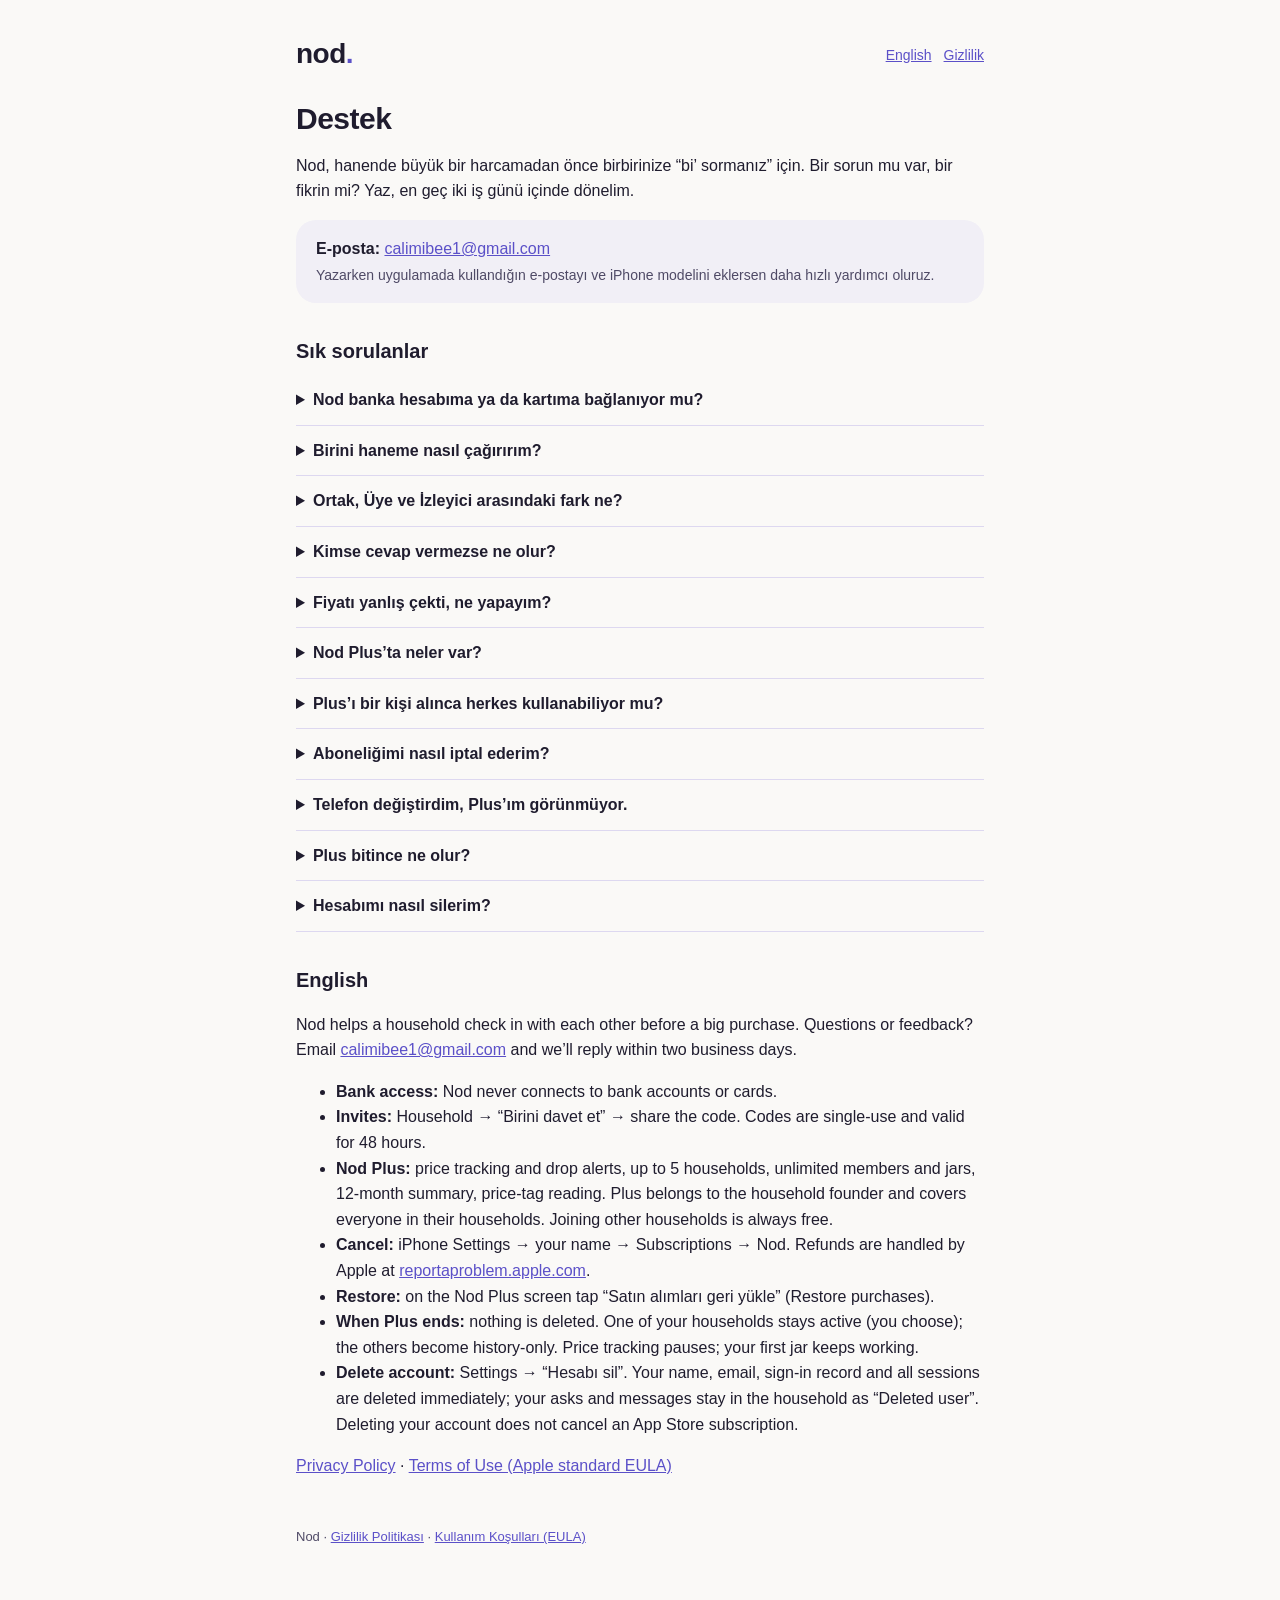
<file: index.html>
<!doctype html>
<html lang="tr">
<head>
<meta charset="utf-8">
<meta name="viewport" content="width=device-width, initial-scale=1">
<title>Nod · Destek</title>
<meta name="description" content="Nod destek ve sık sorulan sorular">
<link rel="stylesheet" href="style.css">
</head>
<body>
<main>
<header>
  <a class="brand" href="./">nod<span>.</span></a>
  <nav><a href="#english" hreflang="en">English</a><a href="gizlilik.html">Gizlilik</a></nav>
</header>

<h1>Destek</h1>
<p>Nod, hanende büyük bir harcamadan önce birbirinize “bi’ sormanız” için. Bir sorun mu var, bir fikrin mi? Yaz, en geç iki iş günü içinde dönelim.</p>
<div class="card">
  <strong>E-posta:</strong> <a href="mailto:calimibee1@gmail.com">calimibee1@gmail.com</a><br>
  <span class="muted">Yazarken uygulamada kullandığın e-postayı ve iPhone modelini eklersen daha hızlı yardımcı oluruz.</span>
</div>

<h2>Sık sorulanlar</h2>

<details><summary>Nod banka hesabıma ya da kartıma bağlanıyor mu?</summary>
<p>Hayır. Nod hiçbir banka hesabına ya da karta bağlanmaz, harcamanı da görmez. Yalnız hanede sorduğunuz ürünleri ve kararları tutar.</p></details>

<details><summary>Birini haneme nasıl çağırırım?</summary>
<p>Hane sekmesinde “Birini davet et”e dokun, rolünü seç (Ortak, Üye ya da İzleyici) ve kodu paylaş. Davet edilen kişi Nod’u indirip
“Davet kodum var” ile kodu girer ya da QR kodu okutur. Kodlar tek kullanımlıktır ve 48 saat geçerlidir.</p></details>

<details><summary>Ortak, Üye ve İzleyici arasındaki fark ne?</summary>
<p>Ortak hem sorar hem karar verir. Üye sorar ama karar vermez. İzleyici yalnız görür.</p></details>

<details><summary>Kimse cevap vermezse ne olur?</summary>
<p>Hane kuralındaki süre dolunca soru kapanır. Kuralınıza göre ya “süre doldu” olarak kalır ya da “olur” sayılır. Süre bitmeden birkaç saat önce hatırlatma gelir.</p></details>

<details><summary>Fiyatı yanlış çekti, ne yapayım?</summary>
<p>Soru ekranında fiyatın yanındaki kaleme dokunup düzelt. Link olmadan da sorabilirsin: fotoğraf çek ya da adı ve fiyatı elle yaz.</p></details>

<details><summary>Nod Plus’ta neler var?</summary>
<p>“Sonra” dediğiniz ürünlerde fiyat takibi ve düşüş bildirimi, 5 haneye kadar hane kurma, hanede sınırsız kişi, sınırsız kumbara,
son 12 ayın özeti, etiketten fiyat okuma ve günde 30 otomatik fiyat çekme (ücretsizde 10). Başka hanelere katılmak her zaman ücretsiz.</p></details>

<details><summary>Plus’ı bir kişi alınca herkes kullanabiliyor mu?</summary>
<p>Evet. Plus, hane kurucusuna bağlıdır: kurucu Plus alınca kurduğu bütün haneler ve oradaki herkes Plus özelliklerini kullanır.</p></details>

<details><summary>Aboneliğimi nasıl iptal ederim?</summary>
<p>iPhone’da Ayarlar → adın → Abonelikler → Nod. Ya da Nod’da Ayarlar → Aboneliği yönet. İptal edersen dönem sonuna kadar Plus açık kalır.
Ödeme ve iade işlemlerini Apple yapar; iade için <a href="https://reportaproblem.apple.com">reportaproblem.apple.com</a>.</p></details>

<details><summary>Telefon değiştirdim, Plus’ım görünmüyor.</summary>
<p>Aynı Apple Kimliği ile giriş yaptığından emin ol, sonra Nod Plus ekranında “Satın alımları geri yükle”ye dokun.</p></details>

<details><summary>Plus bitince ne olur?</summary>
<p>Hiçbir veri silinmez. Kurduğun hanelerden biri açık kalır (varsayılan: son kullandığın; Plus bitince çıkan ekranda başkasını seçebilirsin).
Diğer kurduğun hanelerde geçmiş görünür ama yeni soru sorulamaz. Açık kalan hanede 2’den fazla kişi varsa kimse çıkarılmaz ama yeni davet açılamaz.
Fiyat takipleri durur. İlk kumbaranız çalışır, diğerleri sadece görünür. Katıldığın başka hanelerde hiçbir şey değişmez. Plus’a dönünce her şey kaldığı yerden devam eder.</p></details>

<details><summary>Hesabımı nasıl silerim?</summary>
<p>Nod’da Ayarlar → Hesabı sil. Silme anında olur: adın, e-postan, giriş kaydın ve tüm oturumların (Apple ile giriş bağlantısı dahil),
bildirim anahtarların ve bildirim geçmişin silinir, hanelerden çıkarılırsın. Hanede sorduğun sorular, kararların ve mesajların
diğerlerinin geçmişinde “Silinmiş kullanıcı” olarak kalır; bunların da silinmesini istersen bize yaz. Ayrıntılar <a href="gizlilik.html">Gizlilik Politikası</a>’nda.
Aktif bir aboneliğin varsa, hesabı silmek aboneliği iptal etmez; iptal için yukarıdaki adımları izle.</p></details>

<h2 id="english">English</h2>
<p>Nod helps a household check in with each other before a big purchase. Questions or feedback? Email
<a href="mailto:calimibee1@gmail.com">calimibee1@gmail.com</a> and we’ll reply within two business days.</p>
<ul>
  <li><strong>Bank access:</strong> Nod never connects to bank accounts or cards.</li>
  <li><strong>Invites:</strong> Household → “Birini davet et” → share the code. Codes are single-use and valid for 48 hours.</li>
  <li><strong>Nod Plus:</strong> price tracking and drop alerts, up to 5 households, unlimited members and jars, 12-month summary, price-tag reading. Plus belongs to the household founder and covers everyone in their households. Joining other households is always free.</li>
  <li><strong>Cancel:</strong> iPhone Settings → your name → Subscriptions → Nod. Refunds are handled by Apple at <a href="https://reportaproblem.apple.com">reportaproblem.apple.com</a>.</li>
  <li><strong>Restore:</strong> on the Nod Plus screen tap “Satın alımları geri yükle” (Restore purchases).</li>
  <li><strong>When Plus ends:</strong> nothing is deleted. One of your households stays active (you choose); the others become history-only. Price tracking pauses; your first jar keeps working.</li>
  <li><strong>Delete account:</strong> Settings → “Hesabı sil”. Your name, email, sign-in record and all sessions are deleted immediately; your asks and messages stay in the household as “Deleted user”. Deleting your account does not cancel an App Store subscription.</li>
</ul>
<p><a href="privacy.html">Privacy Policy</a> · <a href="https://www.apple.com/legal/internet-services/itunes/dev/stdeula/">Terms of Use (Apple standard EULA)</a></p>

<footer>Nod · <a href="gizlilik.html">Gizlilik Politikası</a> · <a href="https://www.apple.com/legal/internet-services/itunes/dev/stdeula/">Kullanım Koşulları (EULA)</a></footer>
</main>
</body>
</html>
</file>
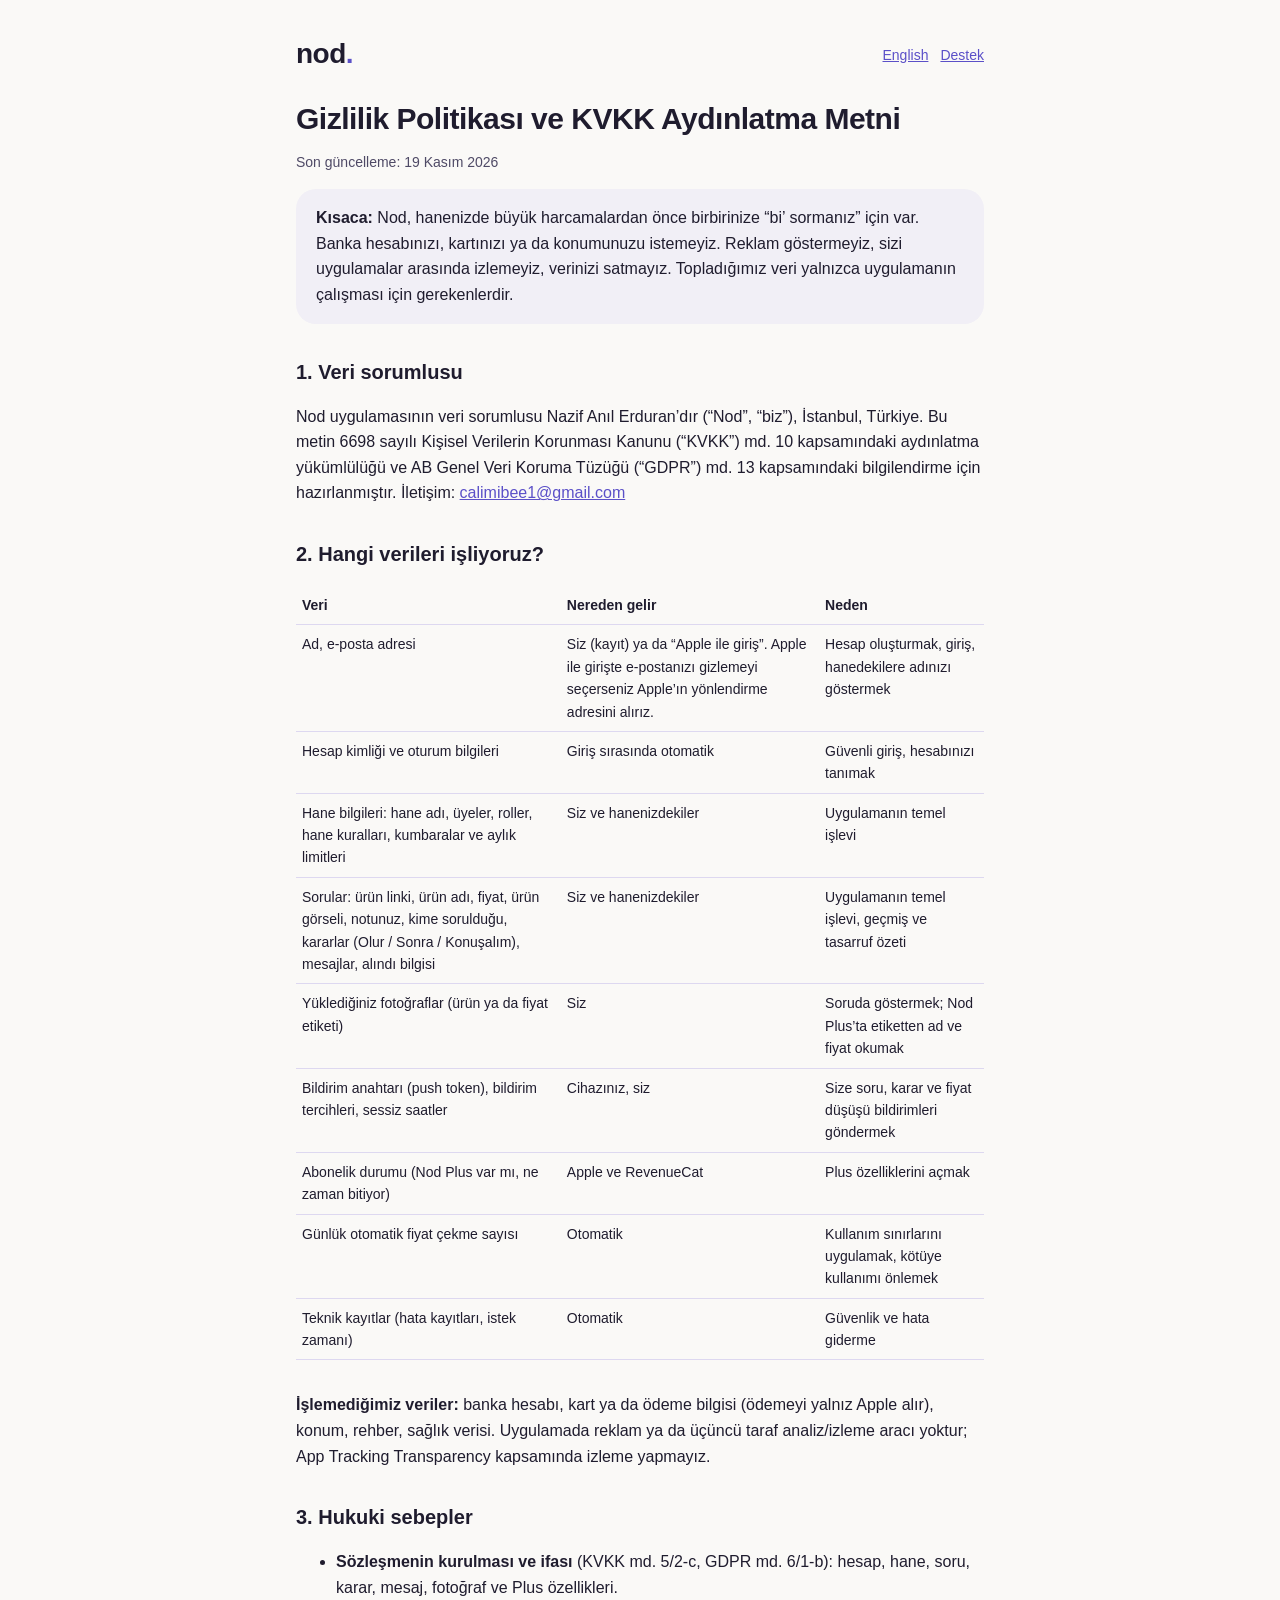
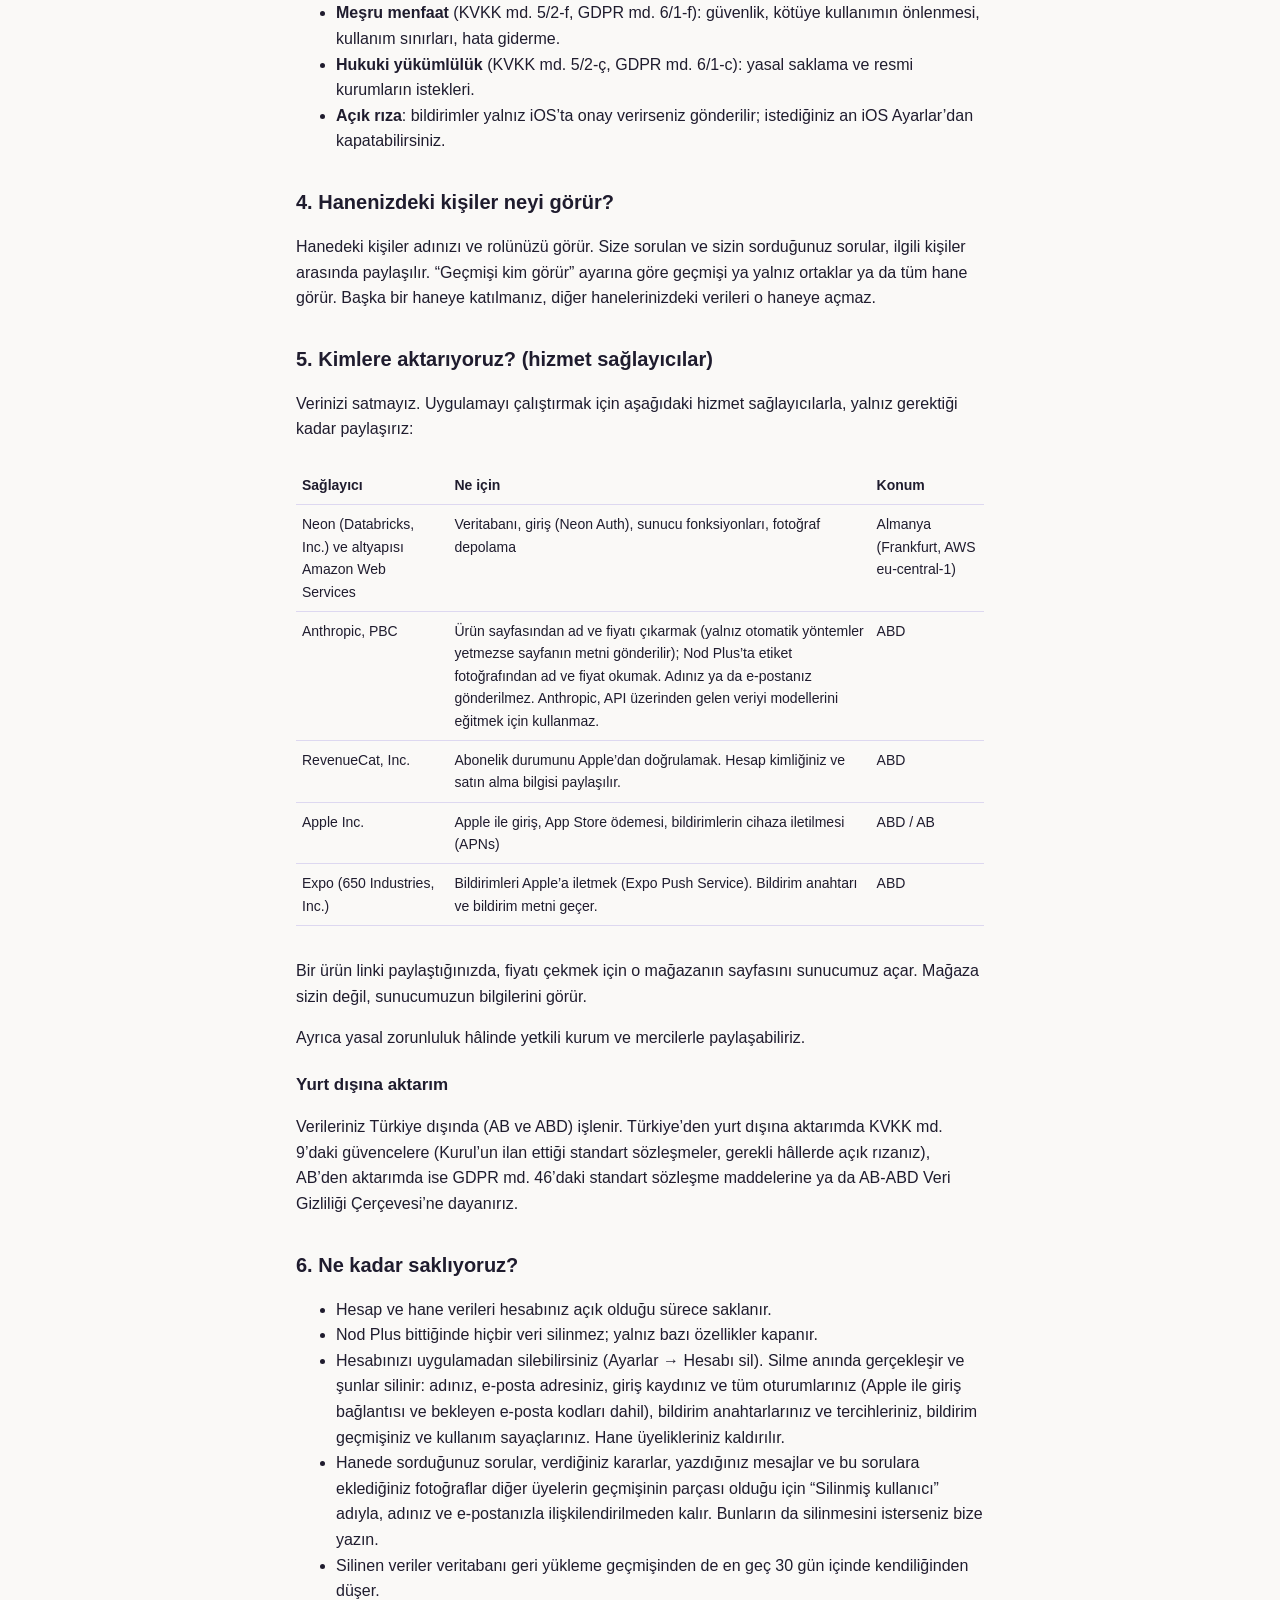
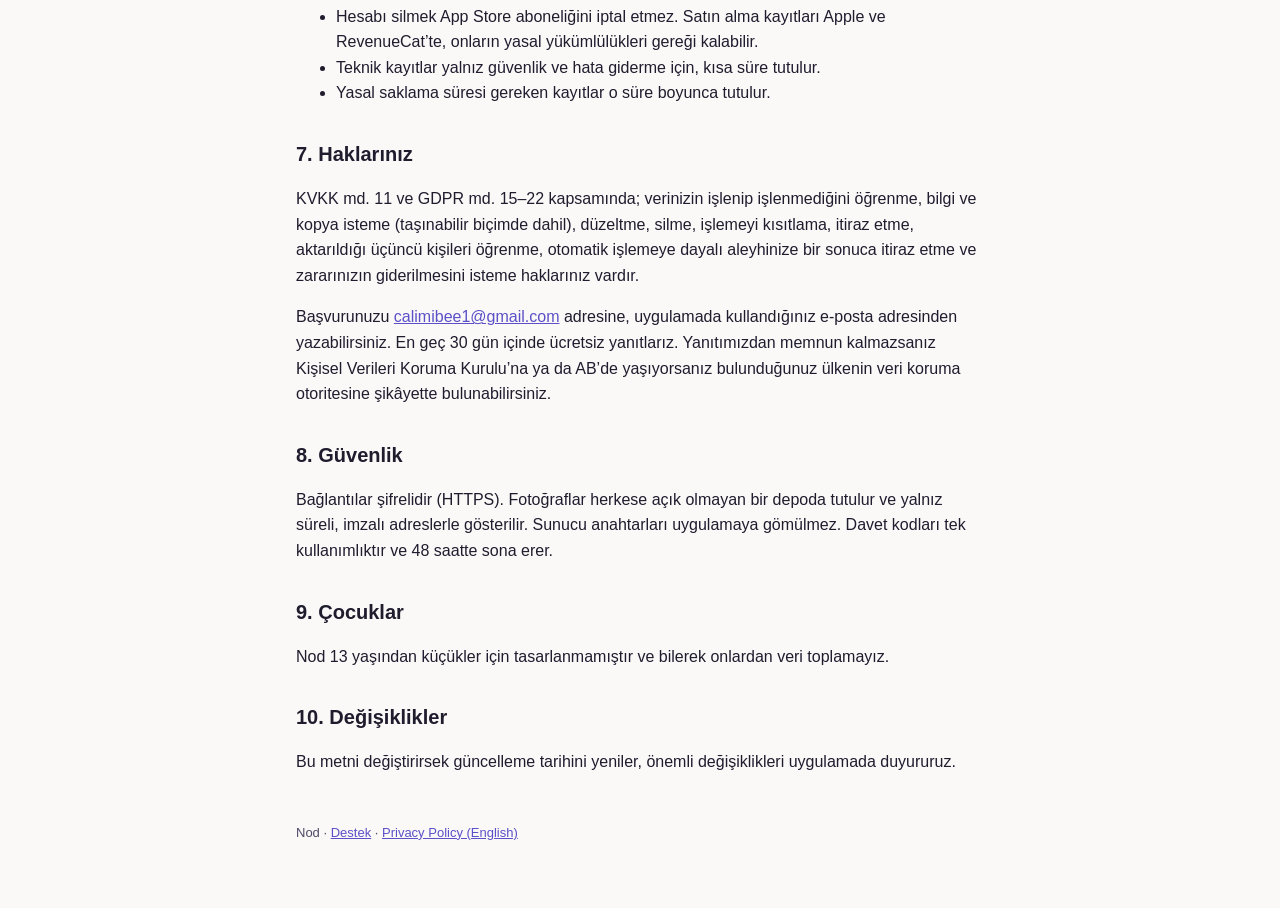
<file: gizlilik.html>
<!doctype html>
<html lang="tr">
<head>
<meta charset="utf-8">
<meta name="viewport" content="width=device-width, initial-scale=1">
<title>Nod · Gizlilik Politikası</title>
<link rel="stylesheet" href="style.css">
</head>
<body>
<main>
<header>
  <a class="brand" href="./">nod<span>.</span></a>
  <nav><a href="privacy.html" hreflang="en">English</a><a href="./">Destek</a></nav>
</header>

<h1>Gizlilik Politikası ve KVKK Aydınlatma Metni</h1>
<p class="muted">Son güncelleme: 19 Kasım 2026</p>

<div class="card">
  <strong>Kısaca:</strong> Nod, hanenizde büyük harcamalardan önce birbirinize “bi’ sormanız” için var. Banka hesabınızı, kartınızı ya da
  konumunuzu istemeyiz. Reklam göstermeyiz, sizi uygulamalar arasında izlemeyiz, verinizi satmayız. Topladığımız veri yalnızca uygulamanın
  çalışması için gerekenlerdir.
</div>

<h2>1. Veri sorumlusu</h2>
<p>
  Nod uygulamasının veri sorumlusu Nazif Anıl Erduran’dır (“Nod”, “biz”), İstanbul, Türkiye.
  Bu metin 6698 sayılı Kişisel Verilerin Korunması Kanunu (“KVKK”) md. 10 kapsamındaki aydınlatma yükümlülüğü ve
  AB Genel Veri Koruma Tüzüğü (“GDPR”) md. 13 kapsamındaki bilgilendirme için hazırlanmıştır.
  İletişim: <a href="mailto:calimibee1@gmail.com">calimibee1@gmail.com</a>
</p>

<h2>2. Hangi verileri işliyoruz?</h2>
<div class="table-wrap">
<table>
  <tr><th>Veri</th><th>Nereden gelir</th><th>Neden</th></tr>
  <tr><td>Ad, e-posta adresi</td><td>Siz (kayıt) ya da “Apple ile giriş”. Apple ile girişte e-postanızı gizlemeyi seçerseniz Apple’ın yönlendirme adresini alırız.</td><td>Hesap oluşturmak, giriş, hanedekilere adınızı göstermek</td></tr>
  <tr><td>Hesap kimliği ve oturum bilgileri</td><td>Giriş sırasında otomatik</td><td>Güvenli giriş, hesabınızı tanımak</td></tr>
  <tr><td>Hane bilgileri: hane adı, üyeler, roller, hane kuralları, kumbaralar ve aylık limitleri</td><td>Siz ve hanenizdekiler</td><td>Uygulamanın temel işlevi</td></tr>
  <tr><td>Sorular: ürün linki, ürün adı, fiyat, ürün görseli, notunuz, kime sorulduğu, kararlar (Olur / Sonra / Konuşalım), mesajlar, alındı bilgisi</td><td>Siz ve hanenizdekiler</td><td>Uygulamanın temel işlevi, geçmiş ve tasarruf özeti</td></tr>
  <tr><td>Yüklediğiniz fotoğraflar (ürün ya da fiyat etiketi)</td><td>Siz</td><td>Soruda göstermek; Nod Plus’ta etiketten ad ve fiyat okumak</td></tr>
  <tr><td>Bildirim anahtarı (push token), bildirim tercihleri, sessiz saatler</td><td>Cihazınız, siz</td><td>Size soru, karar ve fiyat düşüşü bildirimleri göndermek</td></tr>
  <tr><td>Abonelik durumu (Nod Plus var mı, ne zaman bitiyor)</td><td>Apple ve RevenueCat</td><td>Plus özelliklerini açmak</td></tr>
  <tr><td>Günlük otomatik fiyat çekme sayısı</td><td>Otomatik</td><td>Kullanım sınırlarını uygulamak, kötüye kullanımı önlemek</td></tr>
  <tr><td>Teknik kayıtlar (hata kayıtları, istek zamanı)</td><td>Otomatik</td><td>Güvenlik ve hata giderme</td></tr>
</table>
</div>
<p><strong>İşlemediğimiz veriler:</strong> banka hesabı, kart ya da ödeme bilgisi (ödemeyi yalnız Apple alır), konum, rehber, sağlık verisi.
Uygulamada reklam ya da üçüncü taraf analiz/izleme aracı yoktur; App Tracking Transparency kapsamında izleme yapmayız.</p>

<h2>3. Hukuki sebepler</h2>
<ul>
  <li><strong>Sözleşmenin kurulması ve ifası</strong> (KVKK md. 5/2-c, GDPR md. 6/1-b): hesap, hane, soru, karar, mesaj, fotoğraf ve Plus özellikleri.</li>
  <li><strong>Meşru menfaat</strong> (KVKK md. 5/2-f, GDPR md. 6/1-f): güvenlik, kötüye kullanımın önlenmesi, kullanım sınırları, hata giderme.</li>
  <li><strong>Hukuki yükümlülük</strong> (KVKK md. 5/2-ç, GDPR md. 6/1-c): yasal saklama ve resmi kurumların istekleri.</li>
  <li><strong>Açık rıza</strong>: bildirimler yalnız iOS’ta onay verirseniz gönderilir; istediğiniz an iOS Ayarlar’dan kapatabilirsiniz.</li>
</ul>

<h2>4. Hanenizdeki kişiler neyi görür?</h2>
<p>Hanedeki kişiler adınızı ve rolünüzü görür. Size sorulan ve sizin sorduğunuz sorular, ilgili kişiler arasında paylaşılır.
“Geçmişi kim görür” ayarına göre geçmişi ya yalnız ortaklar ya da tüm hane görür. Başka bir haneye katılmanız, diğer hanelerinizdeki verileri o haneye açmaz.</p>

<h2>5. Kimlere aktarıyoruz? (hizmet sağlayıcılar)</h2>
<p>Verinizi satmayız. Uygulamayı çalıştırmak için aşağıdaki hizmet sağlayıcılarla, yalnız gerektiği kadar paylaşırız:</p>
<div class="table-wrap">
<table>
  <tr><th>Sağlayıcı</th><th>Ne için</th><th>Konum</th></tr>
  <tr><td>Neon (Databricks, Inc.) ve altyapısı Amazon Web Services</td><td>Veritabanı, giriş (Neon Auth), sunucu fonksiyonları, fotoğraf depolama</td><td>Almanya (Frankfurt, AWS eu-central-1)</td></tr>
  <tr><td>Anthropic, PBC</td><td>Ürün sayfasından ad ve fiyatı çıkarmak (yalnız otomatik yöntemler yetmezse sayfanın metni gönderilir); Nod Plus’ta etiket fotoğrafından ad ve fiyat okumak. Adınız ya da e-postanız gönderilmez. Anthropic, API üzerinden gelen veriyi modellerini eğitmek için kullanmaz.</td><td>ABD</td></tr>
  <tr><td>RevenueCat, Inc.</td><td>Abonelik durumunu Apple’dan doğrulamak. Hesap kimliğiniz ve satın alma bilgisi paylaşılır.</td><td>ABD</td></tr>
  <tr><td>Apple Inc.</td><td>Apple ile giriş, App Store ödemesi, bildirimlerin cihaza iletilmesi (APNs)</td><td>ABD / AB</td></tr>
  <tr><td>Expo (650 Industries, Inc.)</td><td>Bildirimleri Apple’a iletmek (Expo Push Service). Bildirim anahtarı ve bildirim metni geçer.</td><td>ABD</td></tr>
</table>
</div>
<p>Bir ürün linki paylaştığınızda, fiyatı çekmek için o mağazanın sayfasını sunucumuz açar. Mağaza sizin değil, sunucumuzun bilgilerini görür.</p>
<p>Ayrıca yasal zorunluluk hâlinde yetkili kurum ve mercilerle paylaşabiliriz.</p>

<h3>Yurt dışına aktarım</h3>
<p>Verileriniz Türkiye dışında (AB ve ABD) işlenir. Türkiye’den yurt dışına aktarımda KVKK md. 9’daki güvencelere (Kurul’un ilan ettiği
standart sözleşmeler, gerekli hâllerde açık rızanız), AB’den aktarımda ise GDPR md. 46’daki standart sözleşme maddelerine ya da
AB-ABD Veri Gizliliği Çerçevesi’ne dayanırız.</p>

<h2>6. Ne kadar saklıyoruz?</h2>
<ul>
  <li>Hesap ve hane verileri hesabınız açık olduğu sürece saklanır.</li>
  <li>Nod Plus bittiğinde hiçbir veri silinmez; yalnız bazı özellikler kapanır.</li>
  <li>Hesabınızı uygulamadan silebilirsiniz (Ayarlar → Hesabı sil). Silme anında gerçekleşir ve şunlar silinir:
      adınız, e-posta adresiniz, giriş kaydınız ve tüm oturumlarınız (Apple ile giriş bağlantısı ve bekleyen e-posta kodları dahil),
      bildirim anahtarlarınız ve tercihleriniz, bildirim geçmişiniz ve kullanım sayaçlarınız. Hane üyelikleriniz kaldırılır.</li>
  <li>Hanede sorduğunuz sorular, verdiğiniz kararlar, yazdığınız mesajlar ve bu sorulara eklediğiniz fotoğraflar diğer üyelerin geçmişinin
      parçası olduğu için “Silinmiş kullanıcı” adıyla, adınız ve e-postanızla ilişkilendirilmeden kalır. Bunların da silinmesini isterseniz bize yazın.</li>
  <li>Silinen veriler veritabanı geri yükleme geçmişinden de en geç 30 gün içinde kendiliğinden düşer.</li>
  <li>Hesabı silmek App Store aboneliğini iptal etmez. Satın alma kayıtları Apple ve RevenueCat’te, onların yasal yükümlülükleri gereği kalabilir.</li>
  <li>Teknik kayıtlar yalnız güvenlik ve hata giderme için, kısa süre tutulur.</li>
  <li>Yasal saklama süresi gereken kayıtlar o süre boyunca tutulur.</li>
</ul>

<h2>7. Haklarınız</h2>
<p>KVKK md. 11 ve GDPR md. 15–22 kapsamında; verinizin işlenip işlenmediğini öğrenme, bilgi ve kopya isteme (taşınabilir biçimde dahil), düzeltme,
silme, işlemeyi kısıtlama, itiraz etme, aktarıldığı üçüncü kişileri öğrenme, otomatik işlemeye dayalı aleyhinize bir sonuca itiraz etme ve
zararınızın giderilmesini isteme haklarınız vardır.</p>
<p>Başvurunuzu <a href="mailto:calimibee1@gmail.com">calimibee1@gmail.com</a> adresine, uygulamada kullandığınız e-posta adresinden yazabilirsiniz.
En geç 30 gün içinde ücretsiz yanıtlarız. Yanıtımızdan memnun kalmazsanız Kişisel Verileri Koruma Kurulu’na ya da AB’de yaşıyorsanız
bulunduğunuz ülkenin veri koruma otoritesine şikâyette bulunabilirsiniz.</p>

<h2>8. Güvenlik</h2>
<p>Bağlantılar şifrelidir (HTTPS). Fotoğraflar herkese açık olmayan bir depoda tutulur ve yalnız süreli, imzalı adreslerle gösterilir.
Sunucu anahtarları uygulamaya gömülmez. Davet kodları tek kullanımlıktır ve 48 saatte sona erer.</p>

<h2>9. Çocuklar</h2>
<p>Nod 13 yaşından küçükler için tasarlanmamıştır ve bilerek onlardan veri toplamayız.</p>

<h2>10. Değişiklikler</h2>
<p>Bu metni değiştirirsek güncelleme tarihini yeniler, önemli değişiklikleri uygulamada duyururuz.</p>

<footer>Nod · <a href="./">Destek</a> · <a href="privacy.html" hreflang="en">Privacy Policy (English)</a></footer>
</main>
</body>
</html>
</file>
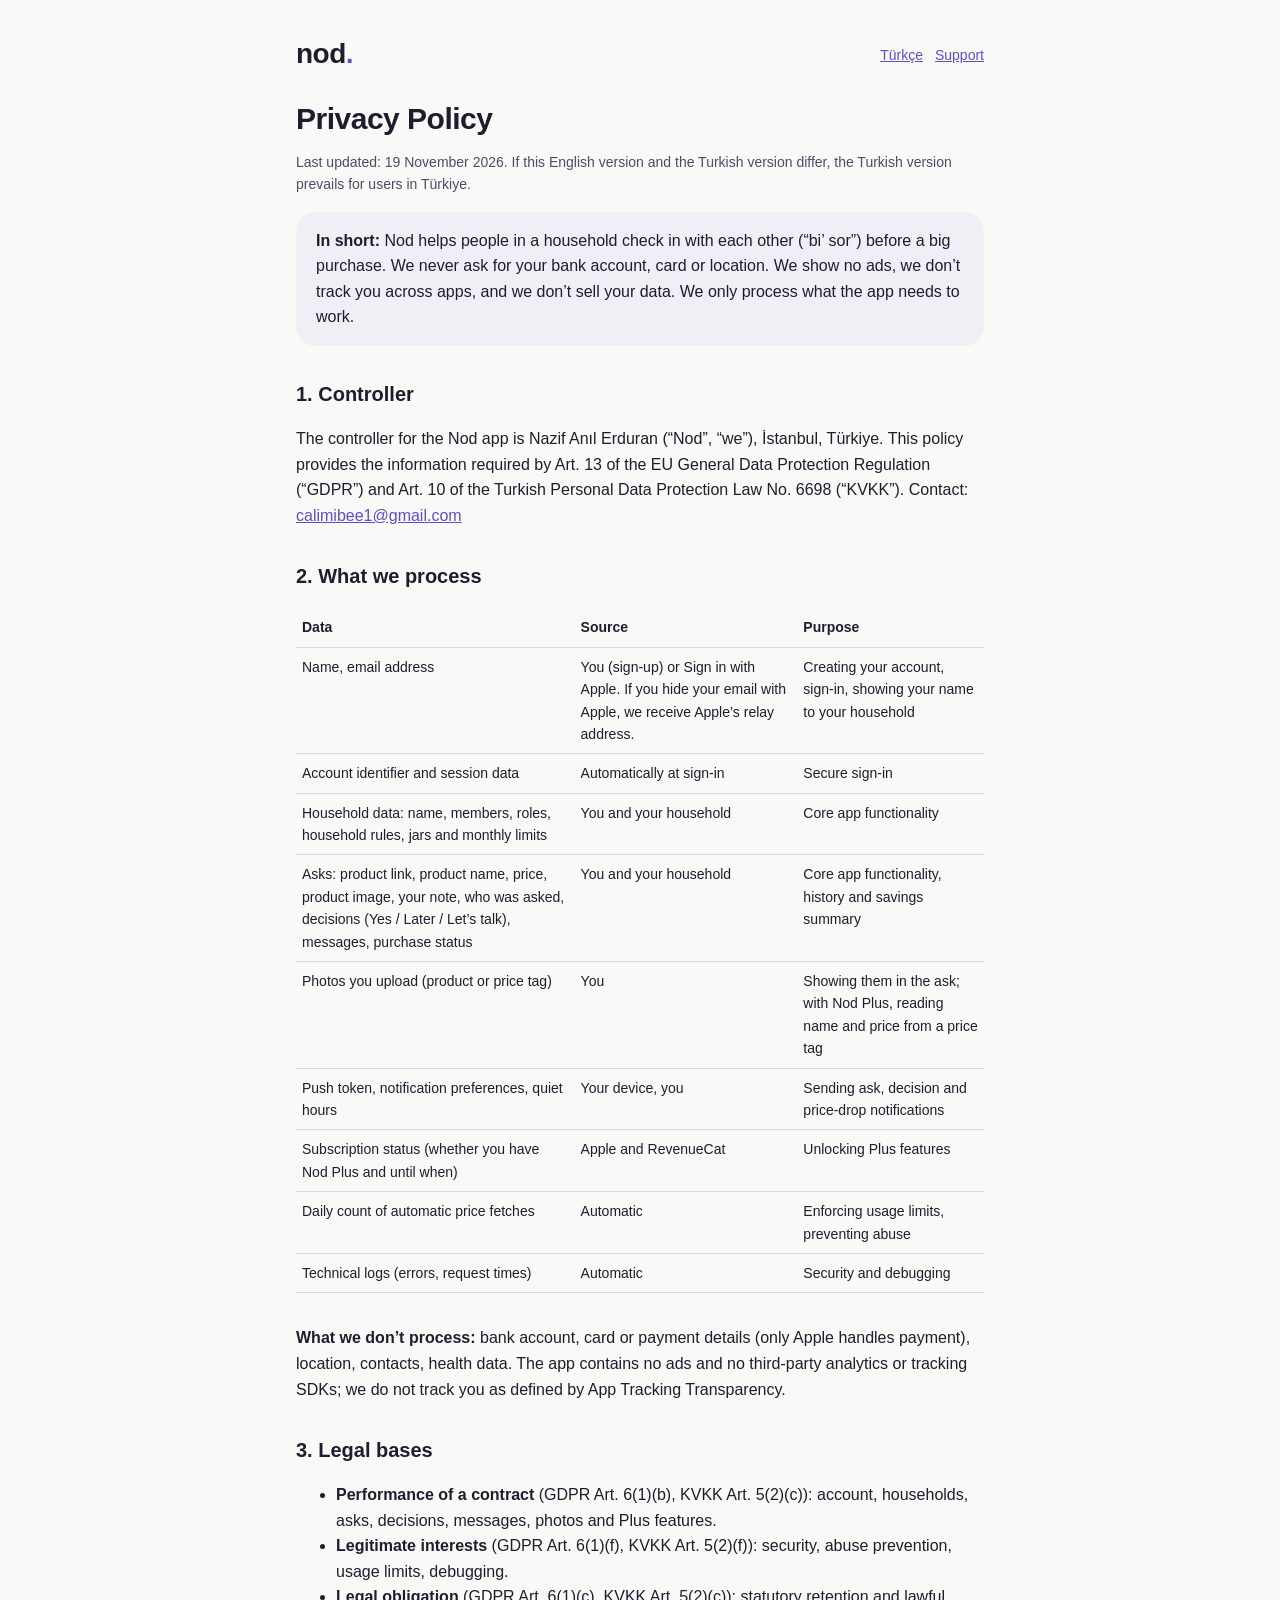
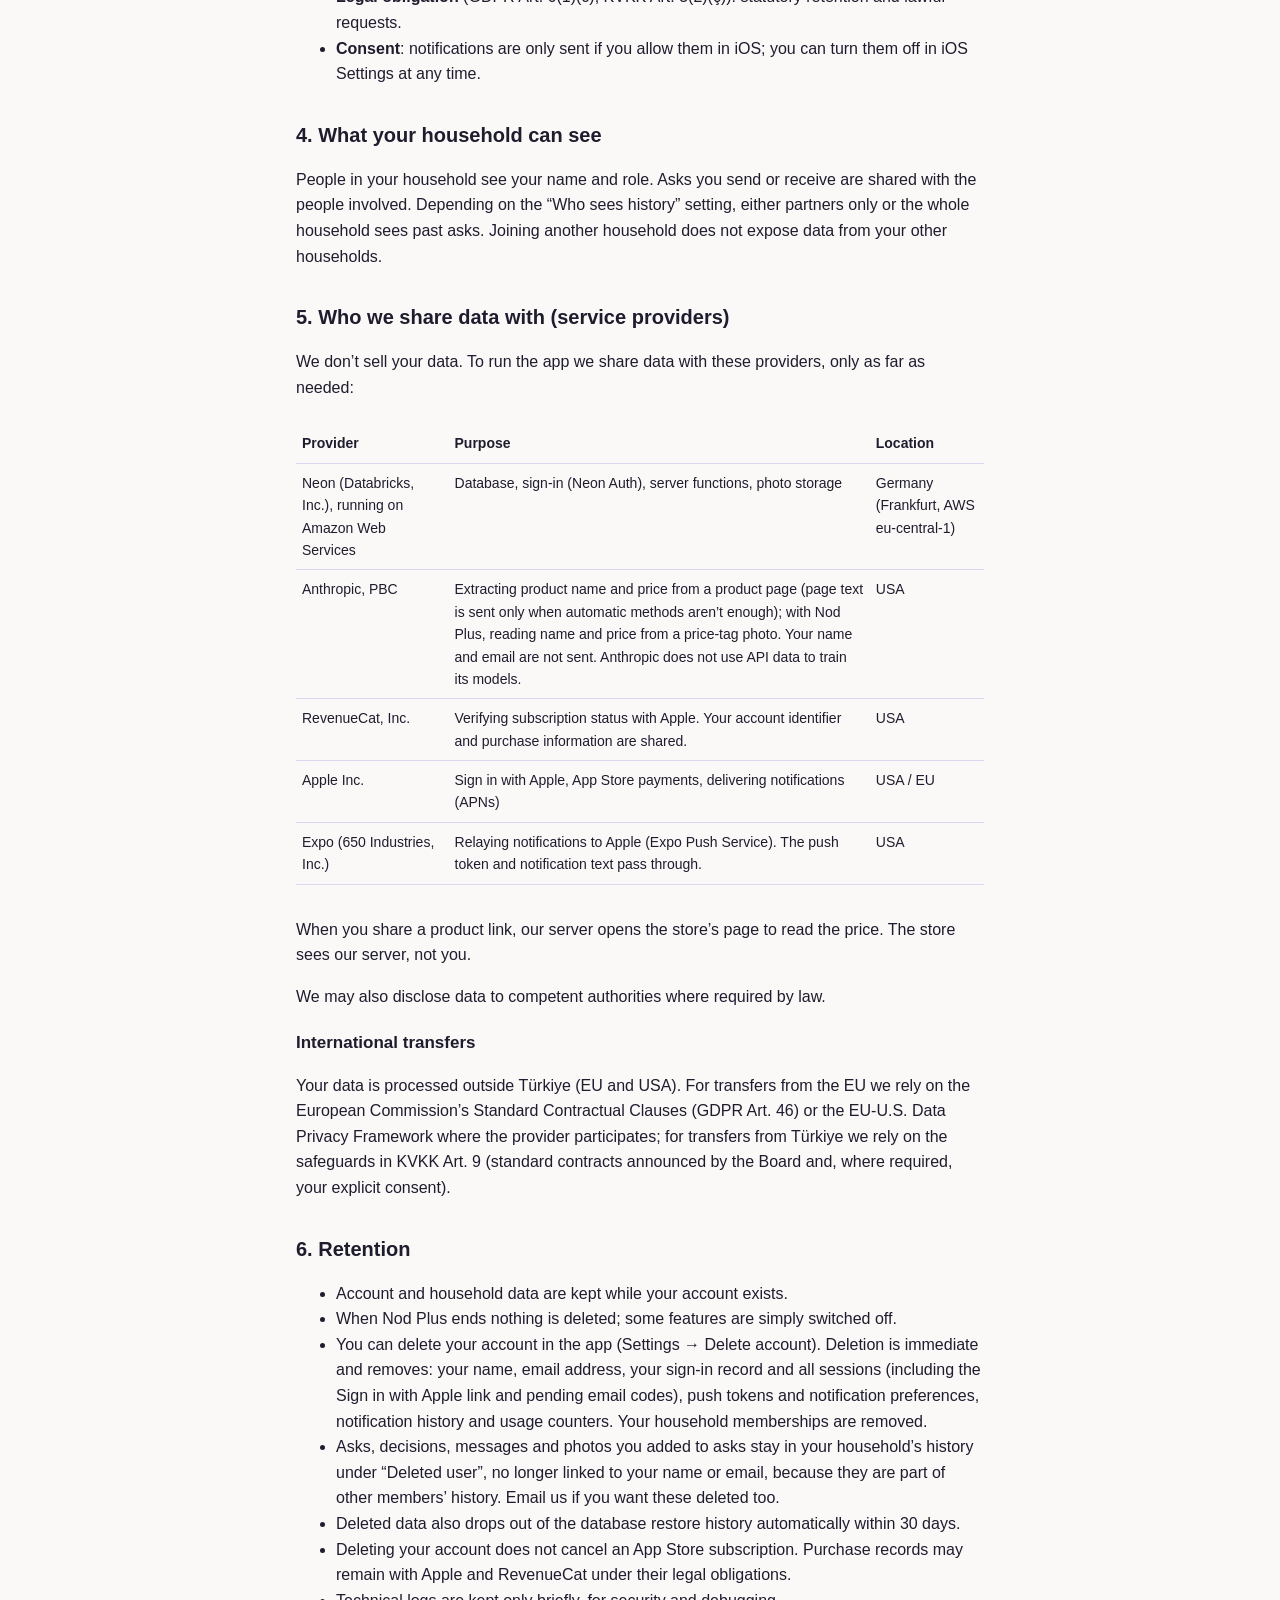
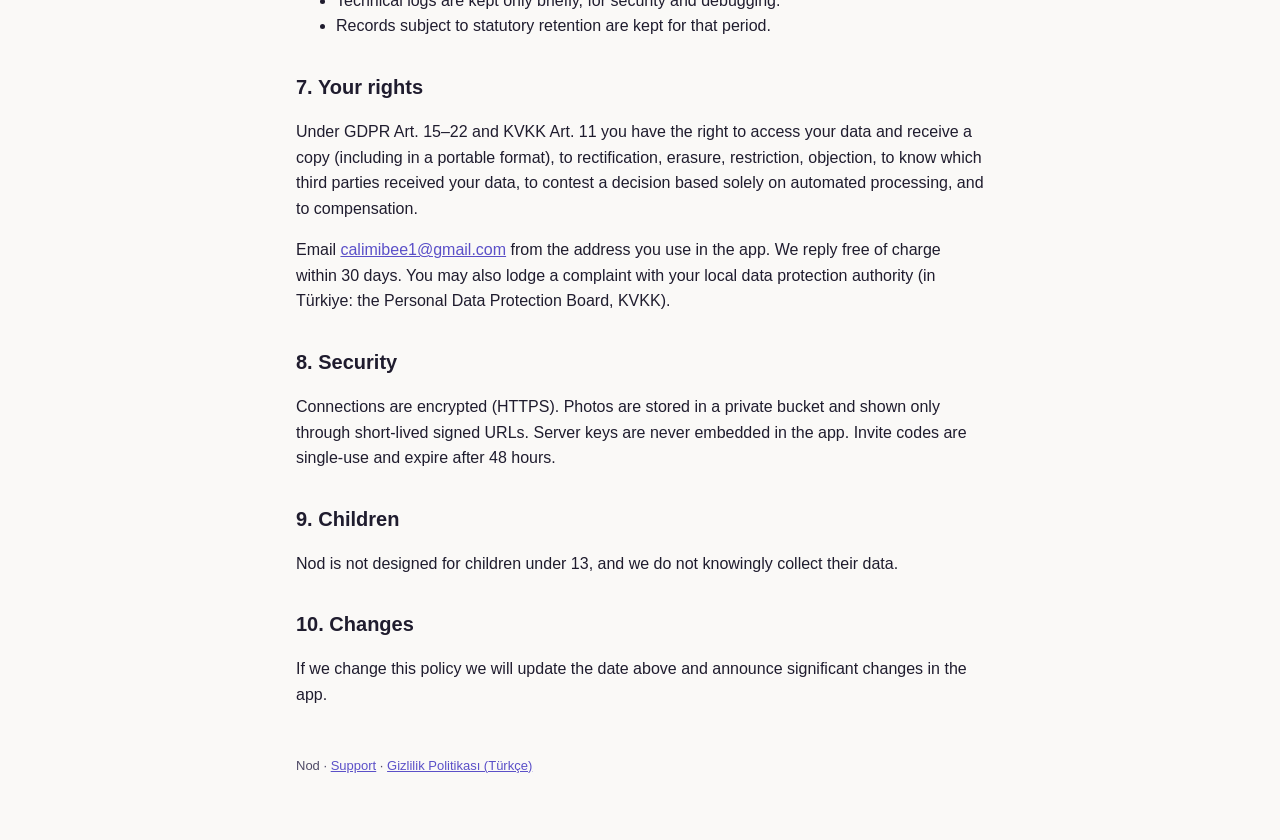
<file: privacy.html>
<!doctype html>
<html lang="en">
<head>
<meta charset="utf-8">
<meta name="viewport" content="width=device-width, initial-scale=1">
<title>Nod · Privacy Policy</title>
<link rel="stylesheet" href="style.css">
</head>
<body>
<main>
<header>
  <a class="brand" href="./">nod<span>.</span></a>
  <nav><a href="gizlilik.html" hreflang="tr">Türkçe</a><a href="./#english">Support</a></nav>
</header>

<h1>Privacy Policy</h1>
<p class="muted">Last updated: 19 November 2026. If this English version and the Turkish version differ, the Turkish version prevails for users in Türkiye.</p>

<div class="card">
  <strong>In short:</strong> Nod helps people in a household check in with each other (“bi’ sor”) before a big purchase. We never ask for your
  bank account, card or location. We show no ads, we don’t track you across apps, and we don’t sell your data. We only process what the app needs to work.
</div>

<h2>1. Controller</h2>
<p>The controller for the Nod app is Nazif Anıl Erduran (“Nod”, “we”), İstanbul, Türkiye.
This policy provides the information required by Art. 13 of the EU General Data Protection Regulation (“GDPR”) and Art. 10 of the
Turkish Personal Data Protection Law No. 6698 (“KVKK”). Contact: <a href="mailto:calimibee1@gmail.com">calimibee1@gmail.com</a></p>

<h2>2. What we process</h2>
<div class="table-wrap">
<table>
  <tr><th>Data</th><th>Source</th><th>Purpose</th></tr>
  <tr><td>Name, email address</td><td>You (sign-up) or Sign in with Apple. If you hide your email with Apple, we receive Apple’s relay address.</td><td>Creating your account, sign-in, showing your name to your household</td></tr>
  <tr><td>Account identifier and session data</td><td>Automatically at sign-in</td><td>Secure sign-in</td></tr>
  <tr><td>Household data: name, members, roles, household rules, jars and monthly limits</td><td>You and your household</td><td>Core app functionality</td></tr>
  <tr><td>Asks: product link, product name, price, product image, your note, who was asked, decisions (Yes / Later / Let’s talk), messages, purchase status</td><td>You and your household</td><td>Core app functionality, history and savings summary</td></tr>
  <tr><td>Photos you upload (product or price tag)</td><td>You</td><td>Showing them in the ask; with Nod Plus, reading name and price from a price tag</td></tr>
  <tr><td>Push token, notification preferences, quiet hours</td><td>Your device, you</td><td>Sending ask, decision and price-drop notifications</td></tr>
  <tr><td>Subscription status (whether you have Nod Plus and until when)</td><td>Apple and RevenueCat</td><td>Unlocking Plus features</td></tr>
  <tr><td>Daily count of automatic price fetches</td><td>Automatic</td><td>Enforcing usage limits, preventing abuse</td></tr>
  <tr><td>Technical logs (errors, request times)</td><td>Automatic</td><td>Security and debugging</td></tr>
</table>
</div>
<p><strong>What we don’t process:</strong> bank account, card or payment details (only Apple handles payment), location, contacts, health data.
The app contains no ads and no third-party analytics or tracking SDKs; we do not track you as defined by App Tracking Transparency.</p>

<h2>3. Legal bases</h2>
<ul>
  <li><strong>Performance of a contract</strong> (GDPR Art. 6(1)(b), KVKK Art. 5(2)(c)): account, households, asks, decisions, messages, photos and Plus features.</li>
  <li><strong>Legitimate interests</strong> (GDPR Art. 6(1)(f), KVKK Art. 5(2)(f)): security, abuse prevention, usage limits, debugging.</li>
  <li><strong>Legal obligation</strong> (GDPR Art. 6(1)(c), KVKK Art. 5(2)(ç)): statutory retention and lawful requests.</li>
  <li><strong>Consent</strong>: notifications are only sent if you allow them in iOS; you can turn them off in iOS Settings at any time.</li>
</ul>

<h2>4. What your household can see</h2>
<p>People in your household see your name and role. Asks you send or receive are shared with the people involved. Depending on the
“Who sees history” setting, either partners only or the whole household sees past asks. Joining another household does not expose data from your other households.</p>

<h2>5. Who we share data with (service providers)</h2>
<p>We don’t sell your data. To run the app we share data with these providers, only as far as needed:</p>
<div class="table-wrap">
<table>
  <tr><th>Provider</th><th>Purpose</th><th>Location</th></tr>
  <tr><td>Neon (Databricks, Inc.), running on Amazon Web Services</td><td>Database, sign-in (Neon Auth), server functions, photo storage</td><td>Germany (Frankfurt, AWS eu-central-1)</td></tr>
  <tr><td>Anthropic, PBC</td><td>Extracting product name and price from a product page (page text is sent only when automatic methods aren’t enough); with Nod Plus, reading name and price from a price-tag photo. Your name and email are not sent. Anthropic does not use API data to train its models.</td><td>USA</td></tr>
  <tr><td>RevenueCat, Inc.</td><td>Verifying subscription status with Apple. Your account identifier and purchase information are shared.</td><td>USA</td></tr>
  <tr><td>Apple Inc.</td><td>Sign in with Apple, App Store payments, delivering notifications (APNs)</td><td>USA / EU</td></tr>
  <tr><td>Expo (650 Industries, Inc.)</td><td>Relaying notifications to Apple (Expo Push Service). The push token and notification text pass through.</td><td>USA</td></tr>
</table>
</div>
<p>When you share a product link, our server opens the store’s page to read the price. The store sees our server, not you.</p>
<p>We may also disclose data to competent authorities where required by law.</p>

<h3>International transfers</h3>
<p>Your data is processed outside Türkiye (EU and USA). For transfers from the EU we rely on the European Commission’s Standard Contractual
Clauses (GDPR Art. 46) or the EU-U.S. Data Privacy Framework where the provider participates; for transfers from Türkiye we rely on the
safeguards in KVKK Art. 9 (standard contracts announced by the Board and, where required, your explicit consent).</p>

<h2>6. Retention</h2>
<ul>
  <li>Account and household data are kept while your account exists.</li>
  <li>When Nod Plus ends nothing is deleted; some features are simply switched off.</li>
  <li>You can delete your account in the app (Settings → Delete account). Deletion is immediate and removes: your name, email address,
      your sign-in record and all sessions (including the Sign in with Apple link and pending email codes), push tokens and notification preferences,
      notification history and usage counters. Your household memberships are removed.</li>
  <li>Asks, decisions, messages and photos you added to asks stay in your household’s history under “Deleted user”, no longer linked to your name or email,
      because they are part of other members’ history. Email us if you want these deleted too.</li>
  <li>Deleted data also drops out of the database restore history automatically within 30 days.</li>
  <li>Deleting your account does not cancel an App Store subscription. Purchase records may remain with Apple and RevenueCat under their legal obligations.</li>
  <li>Technical logs are kept only briefly, for security and debugging.</li>
  <li>Records subject to statutory retention are kept for that period.</li>
</ul>

<h2>7. Your rights</h2>
<p>Under GDPR Art. 15–22 and KVKK Art. 11 you have the right to access your data and receive a copy (including in a portable format), to rectification,
erasure, restriction, objection, to know which third parties received your data, to contest a decision based solely on automated processing, and to compensation.</p>
<p>Email <a href="mailto:calimibee1@gmail.com">calimibee1@gmail.com</a> from the address you use in the app. We reply free of charge within 30 days.
You may also lodge a complaint with your local data protection authority (in Türkiye: the Personal Data Protection Board, KVKK).</p>

<h2>8. Security</h2>
<p>Connections are encrypted (HTTPS). Photos are stored in a private bucket and shown only through short-lived signed URLs.
Server keys are never embedded in the app. Invite codes are single-use and expire after 48 hours.</p>

<h2>9. Children</h2>
<p>Nod is not designed for children under 13, and we do not knowingly collect their data.</p>

<h2>10. Changes</h2>
<p>If we change this policy we will update the date above and announce significant changes in the app.</p>

<footer>Nod · <a href="./#english">Support</a> · <a href="gizlilik.html" hreflang="tr">Gizlilik Politikası (Türkçe)</a></footer>
</main>
</body>
</html>
</file>
<file: style.css>
:root {
  --ink: #1F1C2E; --muted: #4F4A66; --paper: #FAF9F7; --mist: #F1EFF6; --violet: #5B50C8; --butter: #EFD38A; --line: #DDD8F0;
}
@media (prefers-color-scheme: dark) {
  :root { --ink: #F1EFF6; --muted: #C9C4DE; --paper: #1F1C2E; --mist: #2A2640; --violet: #A79EF0; --line: #3B3666; }
}
* { box-sizing: border-box; }
html { -webkit-text-size-adjust: 100%; }
body {
  margin: 0; background: var(--paper); color: var(--ink);
  font: 16px/1.6 -apple-system, BlinkMacSystemFont, "Segoe UI", Roboto, Helvetica, Arial, sans-serif;
}
main { max-width: 720px; margin: 0 auto; padding: 32px 16px 64px; }
header { display: flex; align-items: center; justify-content: space-between; gap: 12px; margin-bottom: 24px; }
.brand { font-weight: 800; font-size: 28px; letter-spacing: -0.5px; text-decoration: none; color: var(--ink); }
.brand span { color: var(--violet); }
nav a { color: var(--violet); margin-left: 12px; font-size: 14px; }
h1 { font-size: 30px; line-height: 1.2; margin: 0 0 8px; letter-spacing: -0.5px; }
h2 { font-size: 20px; margin: 32px 0 8px; }
h3 { font-size: 17px; margin: 20px 0 4px; }
p, li { color: var(--ink); }
.muted { color: var(--muted); font-size: 14px; }
a { color: var(--violet); }
.card { background: var(--mist); border-radius: 20px; padding: 16px 20px; margin: 16px 0; }
table { width: 100%; border-collapse: collapse; font-size: 14px; margin: 8px 0 16px; }
th, td { text-align: left; vertical-align: top; padding: 8px 6px; border-bottom: 1px solid var(--line); }
th { font-weight: 700; }
.table-wrap { overflow-x: auto; }
details { border-bottom: 1px solid var(--line); padding: 12px 0; }
summary { cursor: pointer; font-weight: 700; }
footer { margin-top: 48px; color: var(--muted); font-size: 13px; }
</file>
